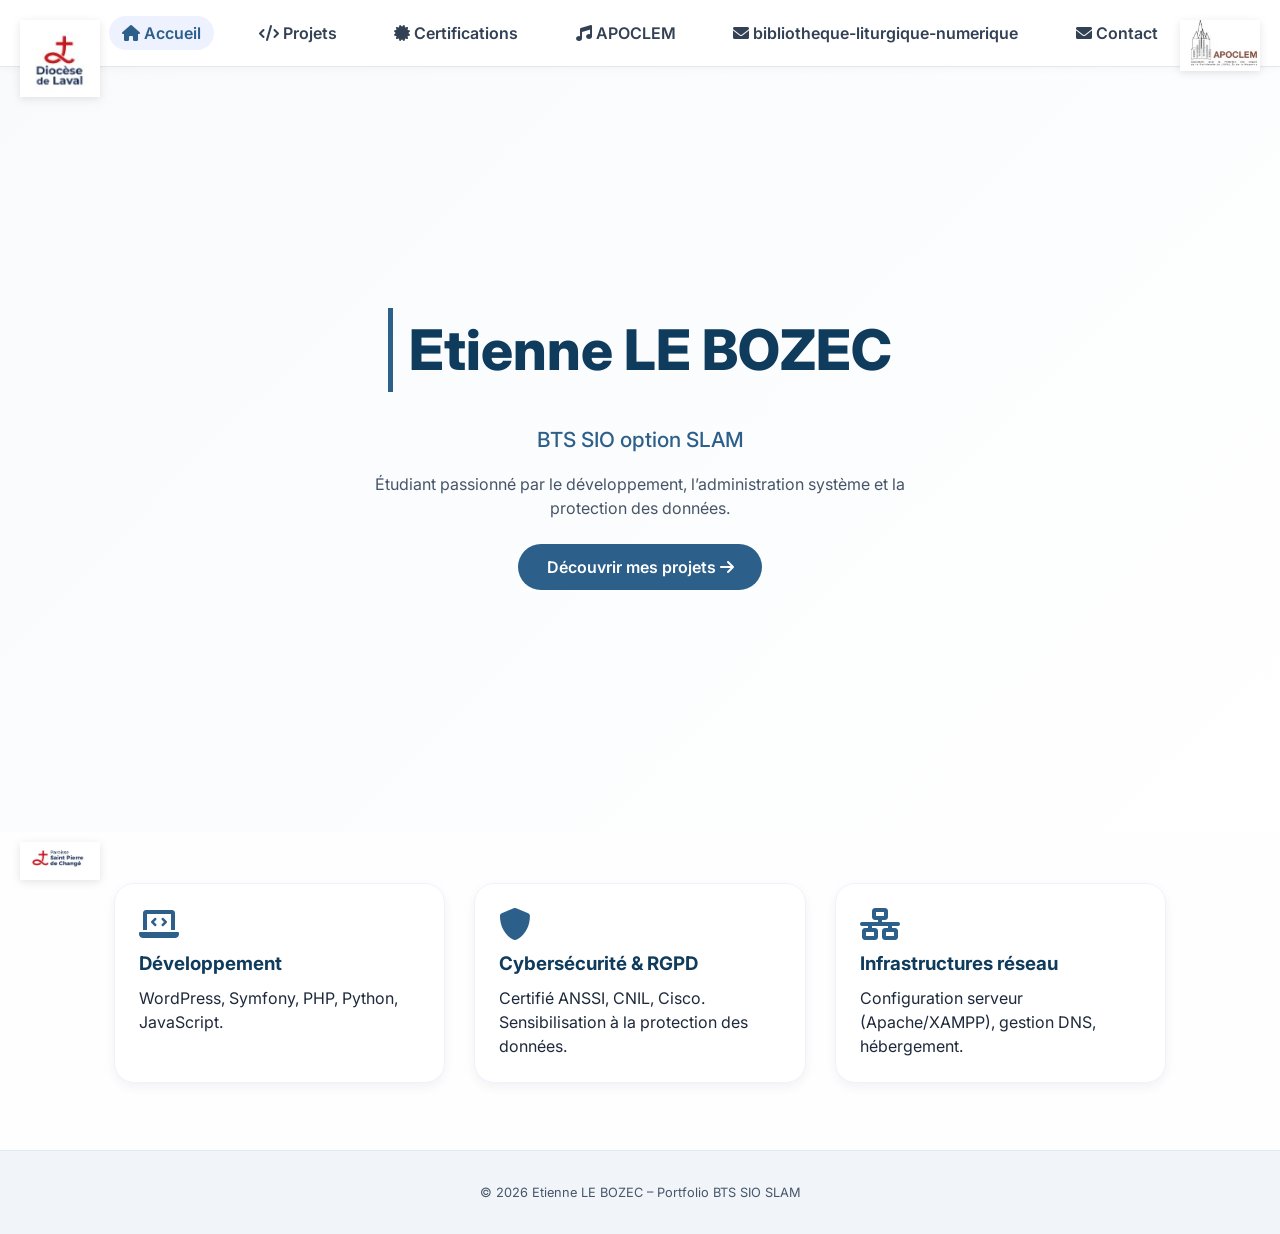
<file: index.html>
<!DOCTYPE html>
<html lang="fr">
<head>
  <meta charset="UTF-8">
  <meta name="viewport" content="width=device-width, initial-scale=1.0">
  <title>Etienne LE BOZEC | Portfolio BTS SIO</title>
  <link rel="stylesheet" href="style.css">
  <link href="https://fonts.googleapis.com/css2?family=Inter:wght@300;400;600;700;800&display=swap" rel="stylesheet">
  <link rel="stylesheet" href="https://cdnjs.cloudflare.com/ajax/libs/font-awesome/6.0.0-beta3/css/all.min.css">
  <style>
    /* Positionnement des logos */
    .logo-top-left {
      position: absolute;
      top: 20px;
      left: 20px;
      width: 80px;
      z-index: 200;
    }
    .logo-top-right {
      position: absolute;
      top: 20px;
      right: 20px;
      width: 80px;
      z-index: 200;
    }
    .logo-bottom-left {
      position: absolute;
      bottom: 20px;
      left: 20px;
      width: 80px;
      z-index: 200;
    }
    /* Ajustement pour mobile : réduire la taille et les décaler */
    @media (max-width: 700px) {
      .logo-top-left, .logo-top-right, .logo-bottom-left {
        width: 50px;
      }
      .logo-top-left { top: 10px; left: 10px; }
      .logo-top-right { top: 10px; right: 10px; }
      .logo-bottom-left { bottom: 10px; left: 10px; }
    }
  </style>
</head>
<body>

<!-- Images positionnées -->
<img src="image/diocèse_de_laval.jpg" alt="Diocèse de Laval" class="logo-top-left">
<img src="image/apoclem.jpg" alt="APOCLEM" class="logo-top-right">
<img src="image/Paroisse%20change.jpg" alt="Paroisse change" class="logo-bottom-left">

<nav>
  <a href="index.html" class="active"><i class="fas fa-home"></i> Accueil</a>
  <a href="projets.html"><i class="fas fa-code"></i> Projets</a>
  <a href="certification.html"><i class="fas fa-certificate"></i> Certifications</a>
  <a href="apoclem.html"><i class="fas fa-music"></i> APOCLEM</a>
  <a href="bibliotheque-liturgique-numerique.html"><i class="fas fa-envelope"></i> bibliotheque-liturgique-numerique</a>
  <a href="contact.html"><i class="fas fa-envelope"></i> Contact</a>
</nav>

<section class="hero">
  <h1>Etienne LE BOZEC</h1>
  <h2>BTS SIO option SLAM </h2>
  <p>Étudiant passionné par le développement, l’administration système et la protection des données.</p>
  <a href="projets.html" class="cta">Découvrir mes projets <i class="fas fa-arrow-right"></i></a>
</section>

<div class="container">
  <div class="grid">
    <div class="card">
      <i class="fas fa-laptop-code" style="font-size: 2rem; color:#2c5f8a;"></i>
      <h3>Développement</h3>
      <p>WordPress, Symfony, PHP, Python, JavaScript.</p>
    </div>
    <div class="card">
      <i class="fas fa-shield-alt" style="font-size: 2rem; color:#2c5f8a;"></i>
      <h3>Cybersécurité & RGPD</h3>
      <p>Certifié ANSSI, CNIL, Cisco. Sensibilisation à la protection des données.</p>
    </div>
    <div class="card">
      <i class="fas fa-network-wired" style="font-size: 2rem; color:#2c5f8a;"></i>
      <h3>Infrastructures réseau</h3>
      <p>Configuration serveur (Apache/XAMPP), gestion DNS, hébergement.</p>
    </div>
  </div>
</div>

<footer>
  <p>© 2026 Etienne LE BOZEC – Portfolio BTS SIO SLAM</p>
</footer>

</body>
</html>
</file>
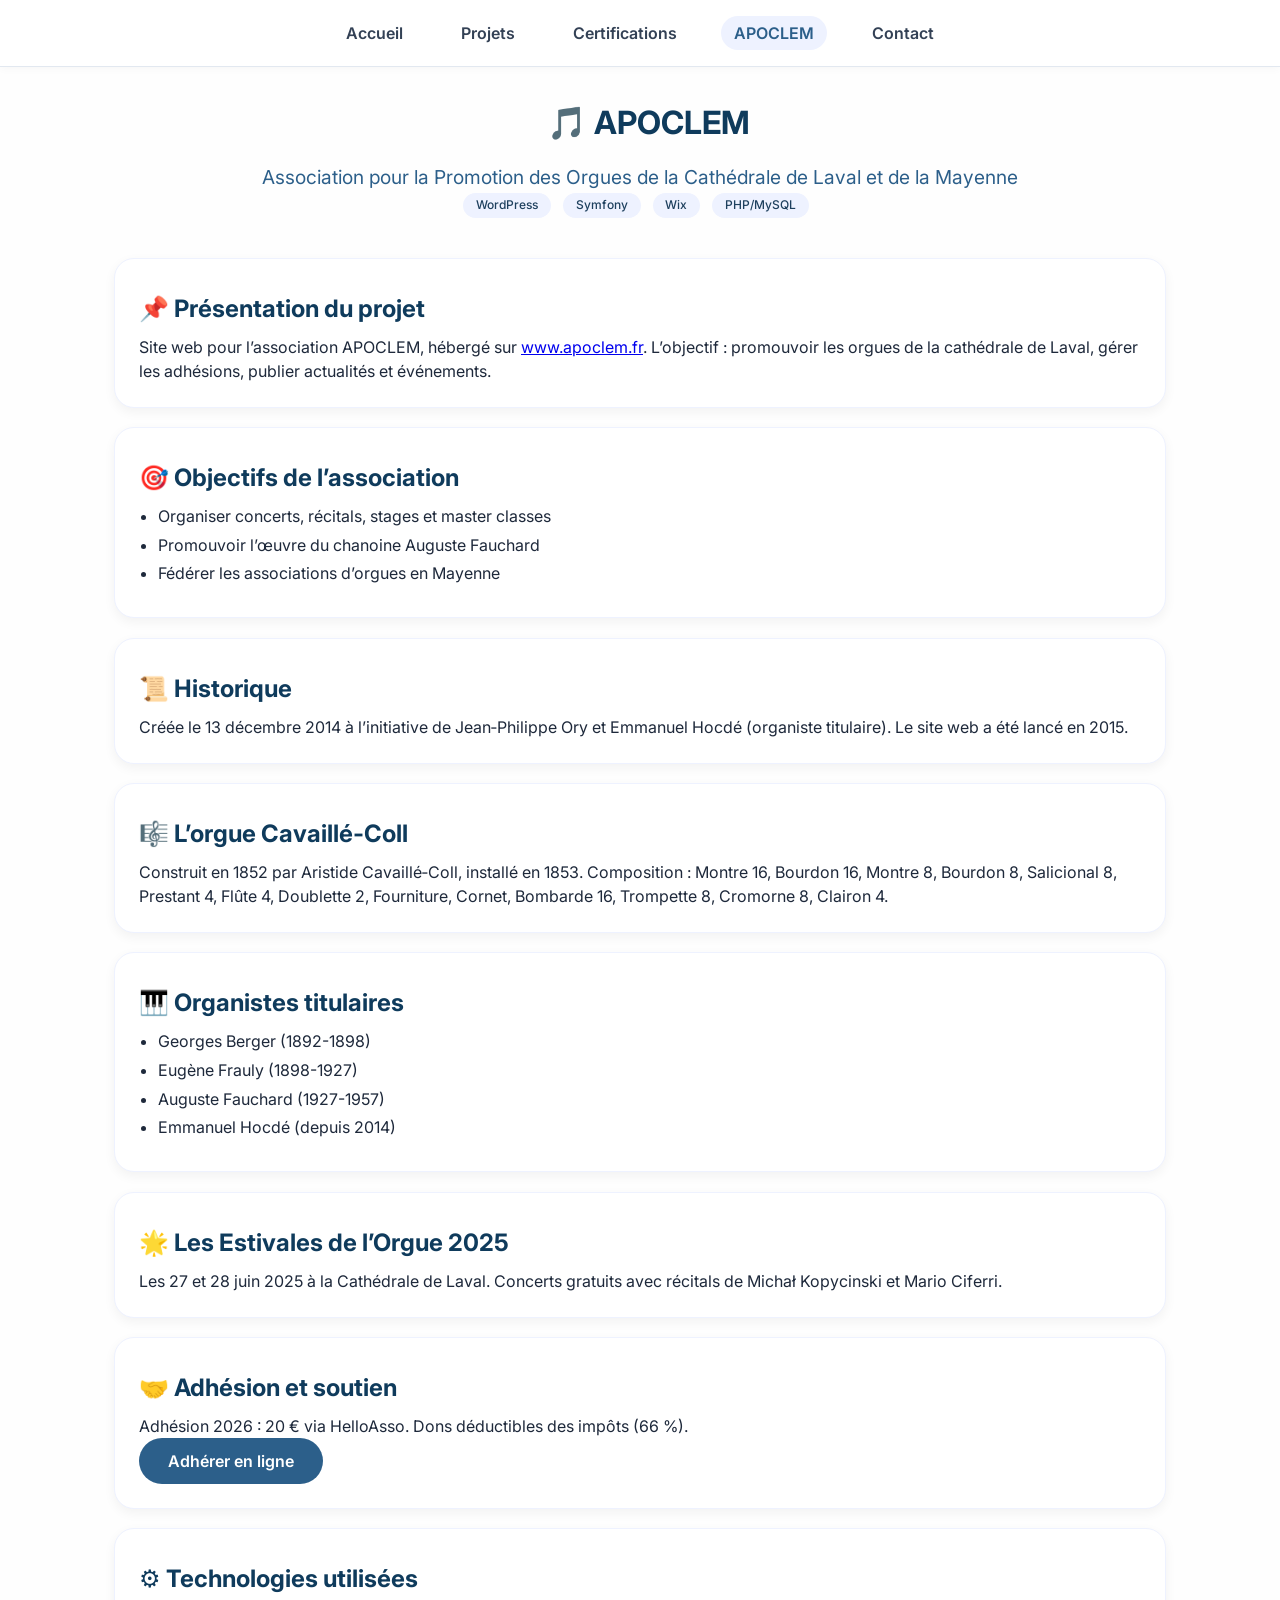
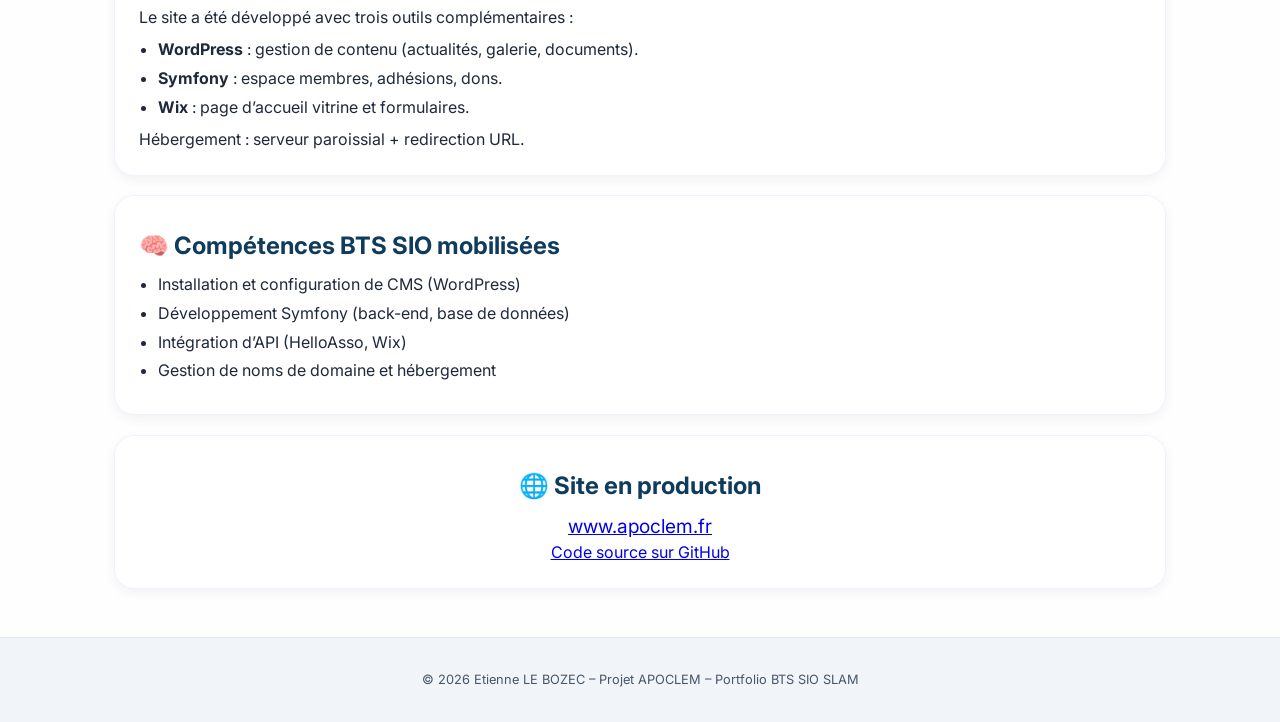
<file: apoclem.html>
<!DOCTYPE html>
<html lang="fr">
<head>
  <meta charset="UTF-8">
  <meta name="viewport" content="width=device-width, initial-scale=1.0">
  <title>APOCLEM – Projet associatif | Etienne LE BOZEC</title>
  <link rel="stylesheet" href="style.css">
  <link href="https://fonts.googleapis.com/css2?family=Inter:wght@300;400;600;700;800&display=swap" rel="stylesheet">
</head>
<body>

<nav>
  <a href="index.html">Accueil</a>
  <a href="projets.html">Projets</a>
  <a href="certification.html">Certifications</a>
  <a href="apoclem.html" class="active">APOCLEM</a>
  <a href="contact.html">Contact</a>
</nav>

<div class="container">
  <div style="text-align: center; margin-bottom: 2rem;">
    <h1 style="border-left: none;">🎵 APOCLEM</h1>
    <p style="color: #2c5f8a; font-size: 1.2rem;">Association pour la Promotion des Orgues de la Cathédrale de Laval et de la Mayenne</p>
    <div>
      <span class="tech-badge">WordPress</span>
      <span class="tech-badge">Symfony</span>
      <span class="tech-badge">Wix</span>
      <span class="tech-badge">PHP/MySQL</span>
    </div>
  </div>

  <div class="card">
    <h2>📌 Présentation du projet</h2>
    <p>Site web pour l’association APOCLEM, hébergé sur <a href="https://www.apoclem.fr" target="_blank">www.apoclem.fr</a>. L’objectif : promouvoir les orgues de la cathédrale de Laval, gérer les adhésions, publier actualités et événements.</p>
  </div>

  <div class="card">
    <h2>🎯 Objectifs de l’association</h2>
    <ul>
      <li>Organiser concerts, récitals, stages et master classes</li>
      <li>Promouvoir l’œuvre du chanoine Auguste Fauchard</li>
      <li>Fédérer les associations d’orgues en Mayenne</li>
    </ul>
  </div>

  <div class="card">
    <h2>📜 Historique</h2>
    <p>Créée le 13 décembre 2014 à l’initiative de Jean‑Philippe Ory et Emmanuel Hocdé (organiste titulaire). Le site web a été lancé en 2015.</p>
  </div>

  <div class="card">
    <h2>🎼 L’orgue Cavaillé‑Coll</h2>
    <p>Construit en 1852 par Aristide Cavaillé‑Coll, installé en 1853. Composition : Montre 16, Bourdon 16, Montre 8, Bourdon 8, Salicional 8, Prestant 4, Flûte 4, Doublette 2, Fourniture, Cornet, Bombarde 16, Trompette 8, Cromorne 8, Clairon 4.</p>
  </div>

  <div class="card">
    <h2>🎹 Organistes titulaires</h2>
    <ul>
      <li>Georges Berger (1892-1898)</li>
      <li>Eugène Frauly (1898-1927)</li>
      <li>Auguste Fauchard (1927-1957)</li>
      <li>Emmanuel Hocdé (depuis 2014)</li>
    </ul>
  </div>

  <div class="card">
    <h2>🌟 Les Estivales de l’Orgue 2025</h2>
    <p>Les 27 et 28 juin 2025 à la Cathédrale de Laval. Concerts gratuits avec récitals de Michał Kopycinski et Mario Ciferri.</p>
  </div>

  <div class="card">
    <h2>🤝 Adhésion et soutien</h2>
    <p>Adhésion 2026 : 20 € via HelloAsso. Dons déductibles des impôts (66 %).</p>
    <a href="https://www.helloasso.com/associations/apoclem/adhesions/adhesion-2026" class="btn" target="_blank">Adhérer en ligne</a>
  </div>

  <div class="card">
    <h2>⚙️ Technologies utilisées</h2>
    <p>Le site a été développé avec trois outils complémentaires :</p>
    <ul>
      <li><strong>WordPress</strong> : gestion de contenu (actualités, galerie, documents).</li>
      <li><strong>Symfony</strong> : espace membres, adhésions, dons.</li>
      <li><strong>Wix</strong> : page d’accueil vitrine et formulaires.</li>
    </ul>
    <p>Hébergement : serveur paroissial + redirection URL.</p>
  </div>

  <div class="card">
    <h2>🧠 Compétences BTS SIO mobilisées</h2>
    <ul>
      <li>Installation et configuration de CMS (WordPress)</li>
      <li>Développement Symfony (back-end, base de données)</li>
      <li>Intégration d’API (HelloAsso, Wix)</li>
      <li>Gestion de noms de domaine et hébergement</li>
    </ul>
  </div>

  <div class="card" style="text-align: center;">
    <h2>🌐 Site en production</h2>
    <p><a href="https://www.apoclem.fr" target="_blank" style="font-size: 1.2rem;">www.apoclem.fr</a></p>
    <p><a href="https://github.com/etiennelebozec/apoclem-site" target="_blank">Code source sur GitHub</a></p>
  </div>
</div>

<footer>
  <p>© 2026 Etienne LE BOZEC – Projet APOCLEM – Portfolio BTS SIO SLAM</p>
</footer>

</body>
</html>
</file>
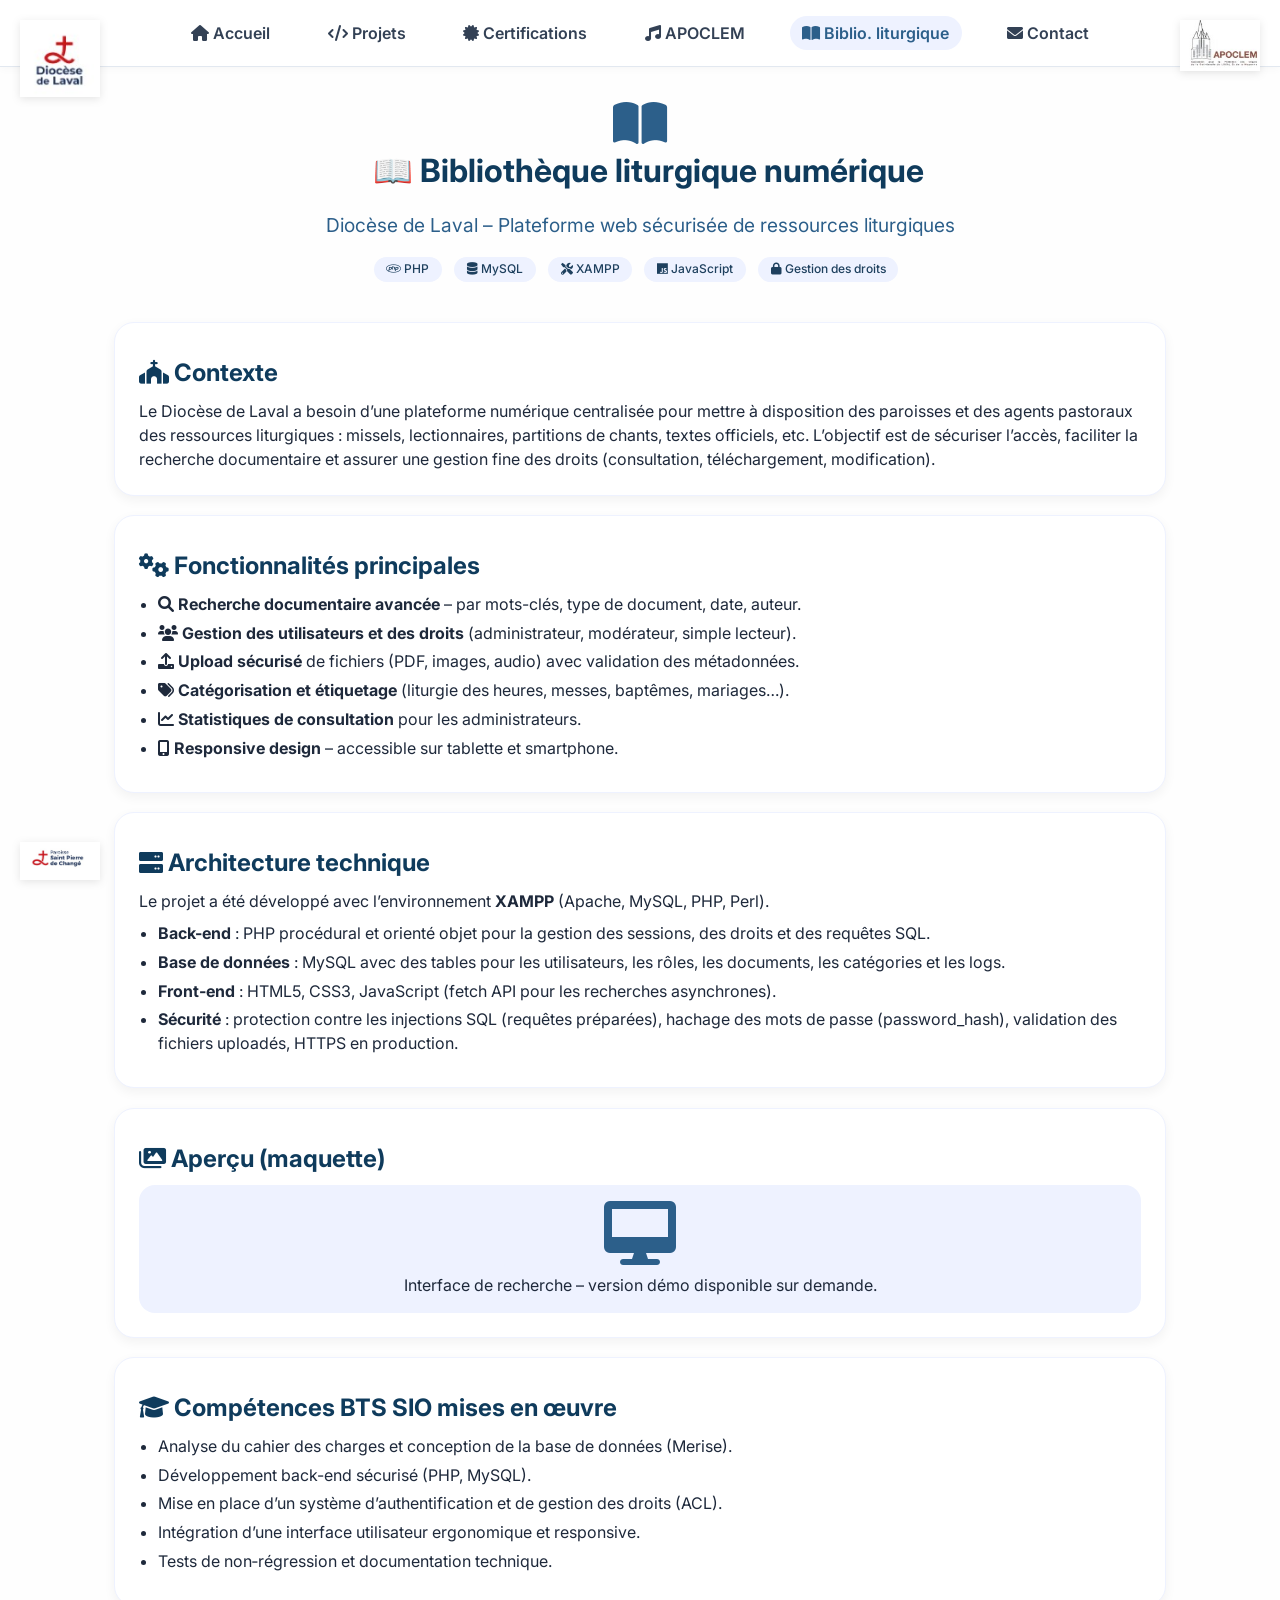
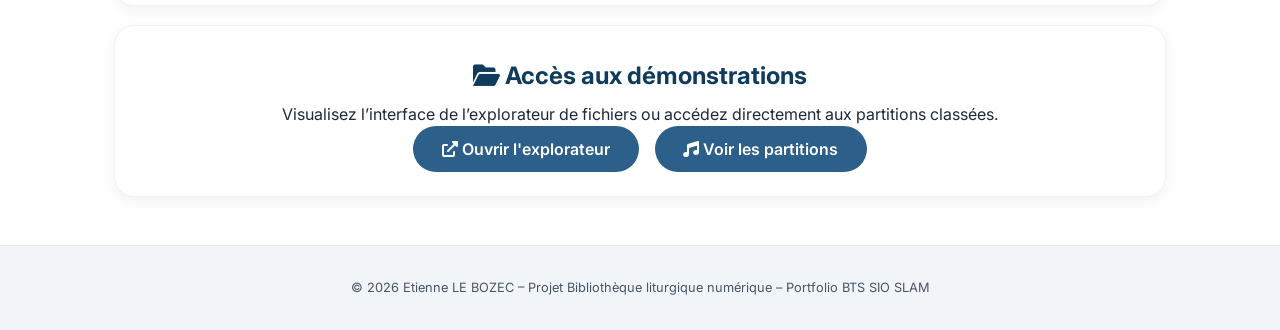
<file: bibliotheque-liturgique-numerique.html>
<!DOCTYPE html>
<html lang="fr">
<head>
  <meta charset="UTF-8">
  <meta name="viewport" content="width=device-width, initial-scale=1.0">
  <title>Bibliothèque liturgique numérique – Diocèse de Laval | Etienne LE BOZEC</title>
  <link rel="stylesheet" href="style.css">
  <link href="https://fonts.googleapis.com/css2?family=Inter:wght@300;400;600;700;800&display=swap" rel="stylesheet">
  <link rel="stylesheet" href="https://cdnjs.cloudflare.com/ajax/libs/font-awesome/6.0.0-beta3/css/all.min.css">
  <style>
    /* Positionnement des logos (identique à l'index) */
    .logo-top-left {
      position: absolute;
      top: 20px;
      left: 20px;
      width: 80px;
      z-index: 200;
    }
    .logo-top-right {
      position: absolute;
      top: 20px;
      right: 20px;
      width: 80px;
      z-index: 200;
    }
    .logo-bottom-left {
      position: absolute;
      bottom: 20px;
      left: 20px;
      width: 80px;
      z-index: 200;
    }
    @media (max-width: 700px) {
      .logo-top-left, .logo-top-right, .logo-bottom-left {
        width: 50px;
      }
      .logo-top-left { top: 10px; left: 10px; }
      .logo-top-right { top: 10px; right: 10px; }
      .logo-bottom-left { bottom: 10px; left: 10px; }
    }
  </style>
</head>
<body>

<!-- Images positionnées (les trois logos) -->
<img src="image/diocèse_de_laval.jpg" alt="Diocèse de Laval" class="logo-top-left">
<img src="image/apoclem.jpg" alt="APOCLEM" class="logo-top-right">
<img src="image/Paroisse%20change.jpg" alt="Paroisse de Changé" class="logo-bottom-left">

<nav>
  <a href="index.html"><i class="fas fa-home"></i> Accueil</a>
  <a href="projets.html"><i class="fas fa-code"></i> Projets</a>
  <a href="certification.html"><i class="fas fa-certificate"></i> Certifications</a>
  <a href="apoclem.html"><i class="fas fa-music"></i> APOCLEM</a>
  <a href="bibliotheque-liturgique-numerique.html" class="active"><i class="fas fa-book-open"></i> Biblio. liturgique</a>
  <a href="contact.html"><i class="fas fa-envelope"></i> Contact</a>
</nav>

<div class="container">
  <!-- En-tête du projet -->
  <div style="text-align: center; margin-bottom: 2rem;">
    <i class="fas fa-book-open" style="font-size: 3rem; color: #2c5f8a;"></i>
    <h1 style="border-left: none;">📖 Bibliothèque liturgique numérique</h1>
    <p style="color: #2c5f8a; font-size: 1.2rem;">Diocèse de Laval – Plateforme web sécurisée de ressources liturgiques</p>
    <div style="margin-top: 1rem;">
      <span class="tech-badge"><i class="fab fa-php"></i> PHP</span>
      <span class="tech-badge"><i class="fas fa-database"></i> MySQL</span>
      <span class="tech-badge"><i class="fas fa-tools"></i> XAMPP</span>
      <span class="tech-badge"><i class="fab fa-js"></i> JavaScript</span>
      <span class="tech-badge"><i class="fas fa-lock"></i> Gestion des droits</span>
    </div>
  </div>

  <!-- Contexte et objectifs -->
  <div class="card">
    <h2><i class="fas fa-church"></i> Contexte</h2>
    <p>Le Diocèse de Laval a besoin d’une plateforme numérique centralisée pour mettre à disposition des paroisses et des agents pastoraux des ressources liturgiques : missels, lectionnaires, partitions de chants, textes officiels, etc. L’objectif est de sécuriser l’accès, faciliter la recherche documentaire et assurer une gestion fine des droits (consultation, téléchargement, modification).</p>
  </div>

  <!-- Fonctionnalités -->
  <div class="card">
    <h2><i class="fas fa-cogs"></i> Fonctionnalités principales</h2>
    <ul>
      <li><i class="fas fa-search"></i> <strong>Recherche documentaire avancée</strong> – par mots-clés, type de document, date, auteur.</li>
      <li><i class="fas fa-users"></i> <strong>Gestion des utilisateurs et des droits</strong> (administrateur, modérateur, simple lecteur).</li>
      <li><i class="fas fa-upload"></i> <strong>Upload sécurisé</strong> de fichiers (PDF, images, audio) avec validation des métadonnées.</li>
      <li><i class="fas fa-tags"></i> <strong>Catégorisation et étiquetage</strong> (liturgie des heures, messes, baptêmes, mariages…).</li>
      <li><i class="fas fa-chart-line"></i> <strong>Statistiques de consultation</strong> pour les administrateurs.</li>
      <li><i class="fas fa-mobile-alt"></i> <strong>Responsive design</strong> – accessible sur tablette et smartphone.</li>
    </ul>
  </div>

  <!-- Architecture technique -->
  <div class="card">
    <h2><i class="fas fa-server"></i> Architecture technique</h2>
    <p>Le projet a été développé avec l’environnement <strong>XAMPP</strong> (Apache, MySQL, PHP, Perl).</p>
    <ul>
      <li><strong>Back-end</strong> : PHP procédural et orienté objet pour la gestion des sessions, des droits et des requêtes SQL.</li>
      <li><strong>Base de données</strong> : MySQL avec des tables pour les utilisateurs, les rôles, les documents, les catégories et les logs.</li>
      <li><strong>Front-end</strong> : HTML5, CSS3, JavaScript (fetch API pour les recherches asynchrones).</li>
      <li><strong>Sécurité</strong> : protection contre les injections SQL (requêtes préparées), hachage des mots de passe (password_hash), validation des fichiers uploadés, HTTPS en production.</li>
    </ul>
  </div>

  <!-- Aperçu -->
  <div class="card">
    <h2><i class="fas fa-images"></i> Aperçu (maquette)</h2>
    <div style="background: #eef2ff; border-radius: 16px; padding: 1rem; text-align: center;">
      <i class="fas fa-desktop" style="font-size: 4rem; color: #2c5f8a;"></i>
      <p style="margin-top: 0.5rem;">Interface de recherche – version démo disponible sur demande.</p>
    </div>
  </div>

  <!-- Compétences BTS SIO -->
  <div class="card">
    <h2><i class="fas fa-graduation-cap"></i> Compétences BTS SIO mises en œuvre</h2>
    <ul>
      <li>Analyse du cahier des charges et conception de la base de données (Merise).</li>
      <li>Développement back-end sécurisé (PHP, MySQL).</li>
      <li>Mise en place d’un système d’authentification et de gestion des droits (ACL).</li>
      <li>Intégration d’une interface utilisateur ergonomique et responsive.</li>
      <li>Tests de non‑régression et documentation technique.</li>
    </ul>
  </div>

  <!-- Liens vers les démonstrations : explorateur + partitions -->
  <div class="card" style="text-align: center;">
    <h2><i class="fas fa-folder-open"></i> Accès aux démonstrations</h2>
    <p>Visualisez l’interface de l’explorateur de fichiers ou accédez directement aux partitions classées.</p>
    <div style="display: flex; gap: 1rem; justify-content: center; flex-wrap: wrap;">
      <a href="partition.html" class="btn"><i class="fas fa-external-link-alt"></i> Ouvrir l'explorateur</a>
      <a href="partition.html" class="btn"><i class="fas fa-music"></i> Voir les partitions</a>
    </div>
  </div>
</div>

<footer>
  <p>© 2026 Etienne LE BOZEC – Projet Bibliothèque liturgique numérique – Portfolio BTS SIO SLAM</p>
</footer>

</body>
</html>
</file>
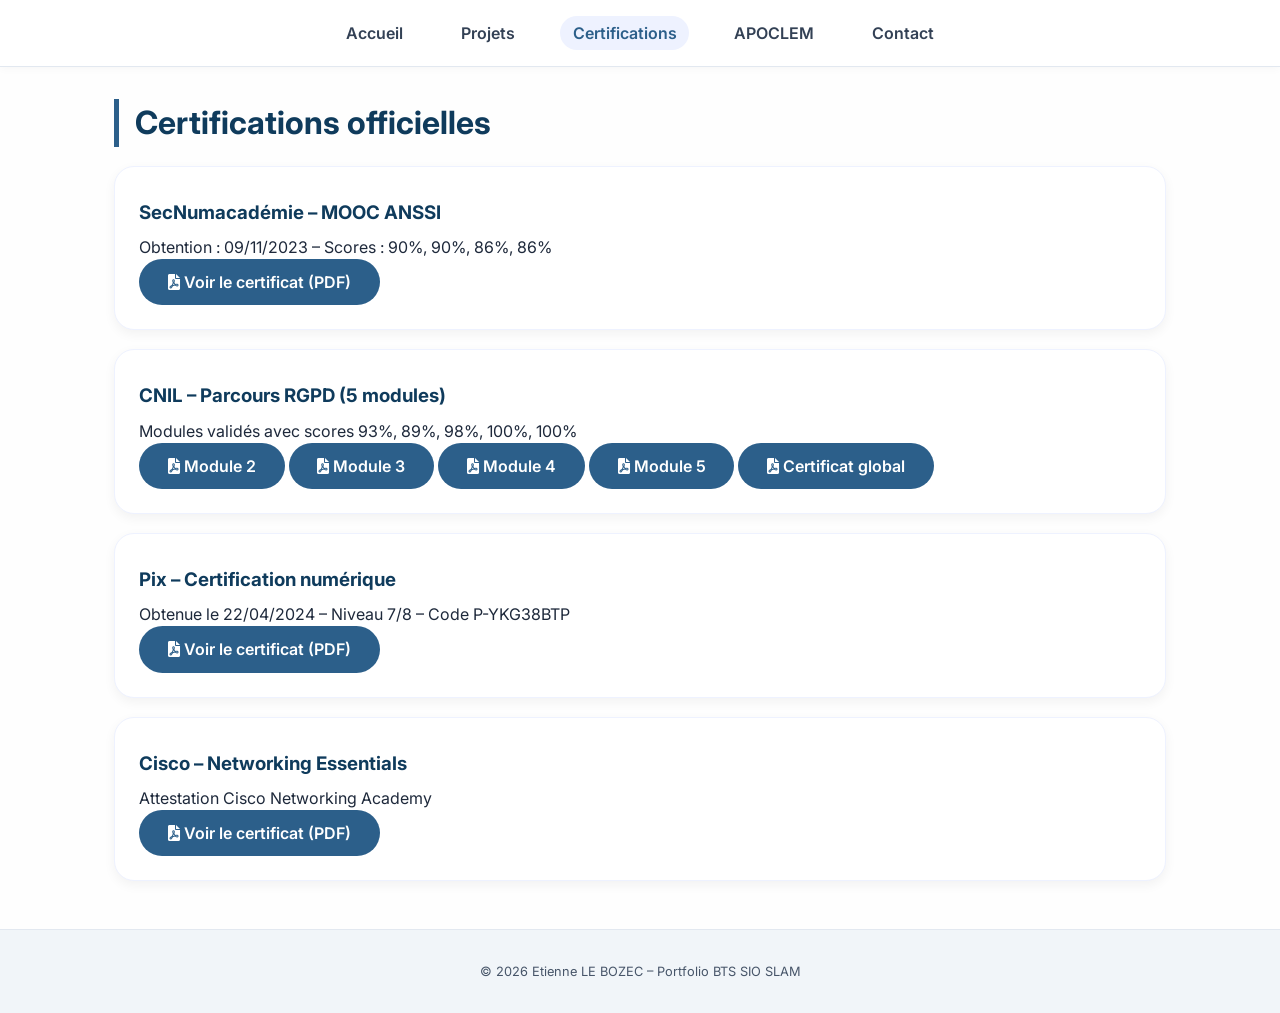
<file: certification.html>
<!DOCTYPE html>
<html lang="fr">
<head>
  <meta charset="UTF-8">
  <meta name="viewport" content="width=device-width, initial-scale=1.0">
  <title>Certifications – Etienne LE BOZEC</title>
  <link rel="stylesheet" href="style.css">
  <link href="https://fonts.googleapis.com/css2?family=Inter:wght@300;400;600;700;800&display=swap" rel="stylesheet">
  <link rel="stylesheet" href="https://cdnjs.cloudflare.com/ajax/libs/font-awesome/6.0.0-beta3/css/all.min.css">
</head>
<body>
<nav>
  <a href="index.html">Accueil</a>
  <a href="projets.html">Projets</a>
  <a href="certification.html" class="active">Certifications</a>
  <a href="apoclem.html">APOCLEM</a>
  <a href="contact.html">Contact</a>
</nav>
<div class="container">
  <h1>Certifications officielles</h1>

  <!-- MOOC ANSSI -->
  <div class="card">
    <h3>SecNumacadémie – MOOC ANSSI</h3>
    <p>Obtention : 09/11/2023 – Scores : 90%, 90%, 86%, 86%</p>
    <a href="pdf/MOOC.pdf" class="btn" target="_blank">
      <i class="fas fa-file-pdf"></i> Voir le certificat (PDF)
    </a>
  </div>

  <!-- CNIL RGPD (5 attestations) -->
  <div class="card">
    <h3>CNIL – Parcours RGPD (5 modules)</h3>
    <p>Modules validés avec scores 93%, 89%, 98%, 100%, 100%</p>
    <a href="pdf/Attestation_de_suivin%C2%B02.pdf" class="btn" target="_blank">
      <i class="fas fa-file-pdf"></i> Module 2
    </a>
    <a href="pdf/Attestation_de_suivin%C2%B03.pdf" class="btn" target="_blank">
      <i class="fas fa-file-pdf"></i> Module 3
    </a>
    <a href="pdf/Attestation_de_suivin%C2%B04.pdf" class="btn" target="_blank">
      <i class="fas fa-file-pdf"></i> Module 4
    </a>
    <a href="pdf/Attestation_de_suivin%C2%B05.pdf" class="btn" target="_blank">
      <i class="fas fa-file-pdf"></i> Module 5
    </a>
    <a href="pdf/Certificat_.pdf" class="btn" target="_blank">
      <i class="fas fa-file-pdf"></i> Certificat global
    </a>
  </div>

  <!-- Pix -->
  <div class="card">
    <h3>Pix – Certification numérique</h3>
    <p>Obtenue le 22/04/2024 – Niveau 7/8 – Code P-YKG38BTP</p>
    <a href="pdf/certification-pix-20240422.pdf" class="btn" target="_blank">
      <i class="fas fa-file-pdf"></i> Voir le certificat (PDF)
    </a>
  </div>

  <!-- Cisco -->
  <div class="card">
    <h3>Cisco – Networking Essentials</h3>
    <p>Attestation Cisco Networking Academy</p>
    <a href="pdf/Networking_Essentials_certificate_elebozec53-live-fr_62200080-8a4e-4042-9235-2a953c65892e.pdf" class="btn" target="_blank">
      <i class="fas fa-file-pdf"></i> Voir le certificat (PDF)
    </a>
  </div>
</div>
<footer>
  <p>© 2026 Etienne LE BOZEC – Portfolio BTS SIO SLAM</p>
</footer>
</body>
</html>
</file>
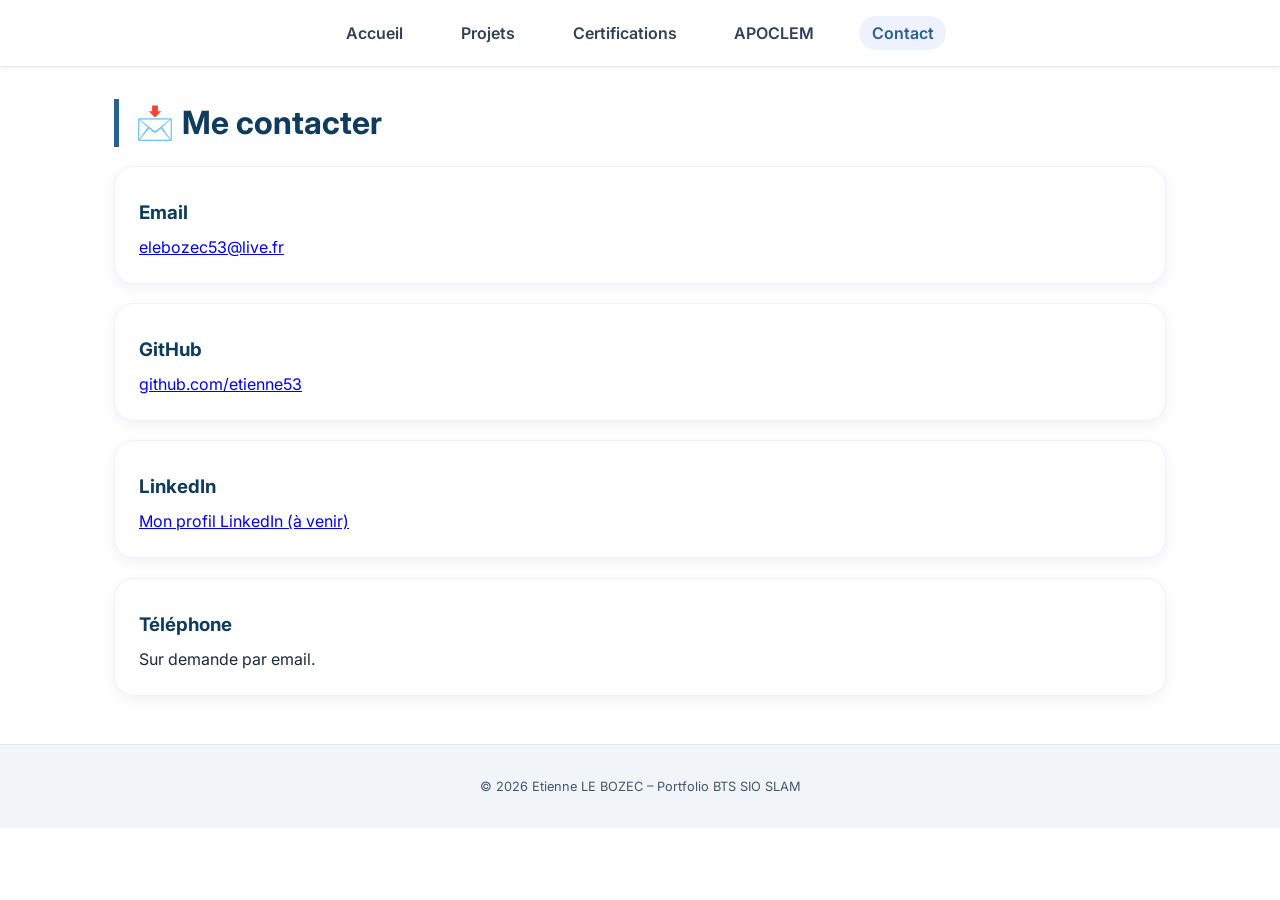
<file: contact.html>
<!DOCTYPE html>
<html lang="fr">
<head>
  <meta charset="UTF-8">
  <meta name="viewport" content="width=device-width, initial-scale=1.0">
  <title>Contact – Etienne LE BOZEC</title>
  <link rel="stylesheet" href="style.css">
  <link href="https://fonts.googleapis.com/css2?family=Inter:wght@300;400;600;700;800&display=swap" rel="stylesheet">
</head>
<body>

<nav>
  <a href="index.html">Accueil</a>
  <a href="projets.html">Projets</a>
  <a href="certification.html">Certifications</a>
  <a href="apoclem.html">APOCLEM</a>
  <a href="contact.html" class="active">Contact</a>
</nav>

<div class="container">
  <h1>📩 Me contacter</h1>

  <div class="card">
    <h3>Email</h3>
    <p><a href="mailto:elebozec53@live.fr">elebozec53@live.fr</a></p>
  </div>

  <div class="card">
    <h3>GitHub</h3>
    <p><a href="https://github.com/etienne53" target="_blank">github.com/etienne53</a></p>
  </div>

  <div class="card">
    <h3>LinkedIn</h3>
    <p><a href="#">Mon profil LinkedIn (à venir)</a></p>
  </div>

  <div class="card">
    <h3>Téléphone</h3>
    <p>Sur demande par email.</p>
  </div>
</div>

<footer>
  <p>© 2026 Etienne LE BOZEC – Portfolio BTS SIO SLAM</p>
</footer>

</body>
</html>
</file>
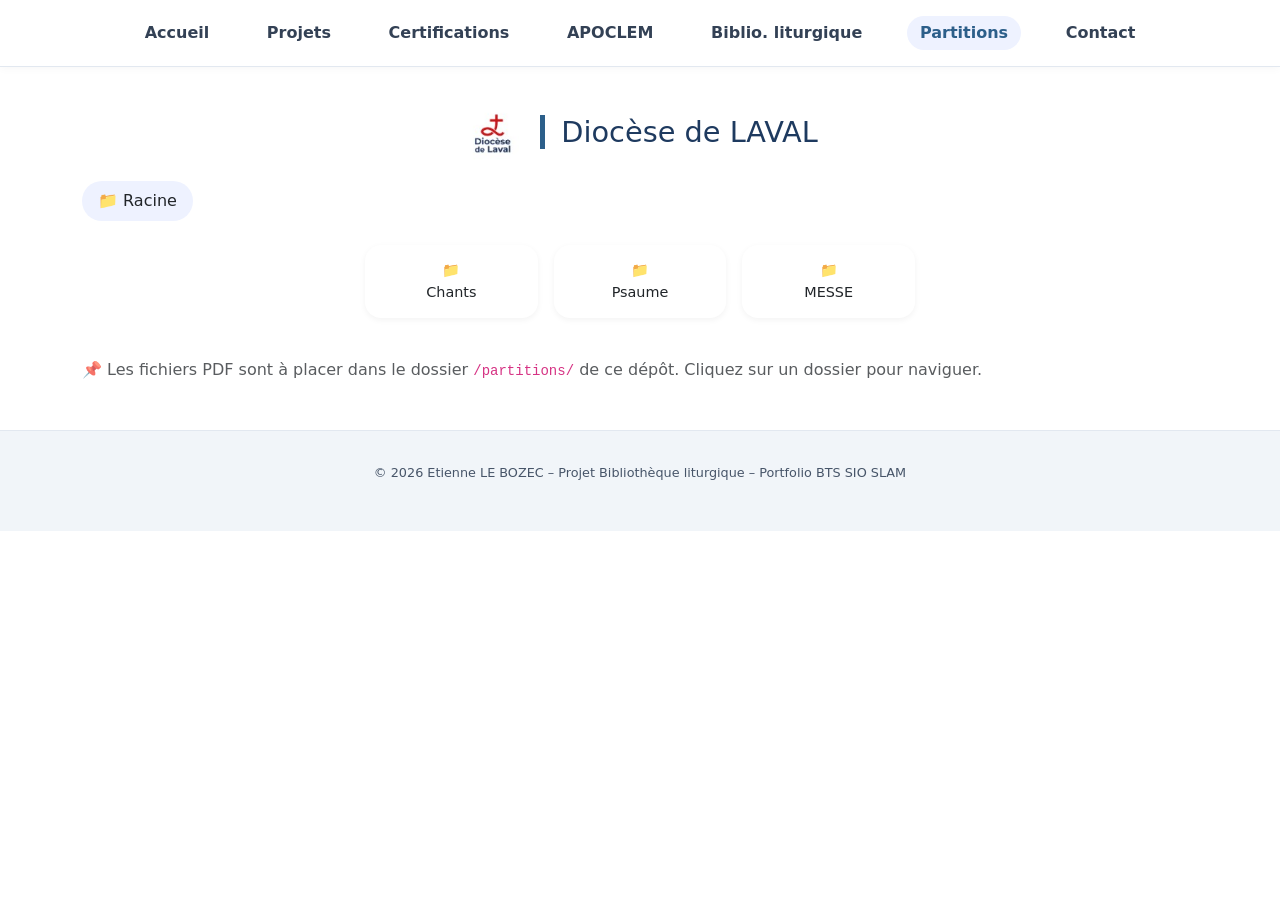
<file: partition.html>
<!DOCTYPE html>
<html lang="fr">
<head>
  <meta charset="UTF-8">
  <meta name="viewport" content="width=device-width, initial-scale=1.0">
  <title>Partitions – Bibliothèque liturgique | Etienne LE BOZEC</title>
  <link rel="stylesheet" href="style.css">
  <link href="https://cdn.jsdelivr.net/npm/bootstrap@5.3.0/dist/css/bootstrap.min.css" rel="stylesheet">
  <link href="https://fonts.googleapis.com/css2?family=Inter:wght@300;400;600;700;800&display=swap" rel="stylesheet">
  <style>
    .folder, .file {
      background: white;
      border-radius: 16px;
      padding: 15px 5px;
      transition: all 0.2s ease;
      box-shadow: 0 2px 6px rgba(0,0,0,0.05);
      text-align: center;
      font-size: 0.9rem;
      font-weight: 500;
      cursor: pointer;
    }
    .folder:hover, .file:hover {
      background: #eef2ff;
      transform: translateY(-4px);
      box-shadow: 0 8px 16px rgba(0,0,0,0.1);
    }
    h1 {
      font-size: 1.8rem;
      margin: 1rem 0;
      color: #1e3a5f;
      border-left: 5px solid #2c5f8a;
      padding-left: 1rem;
      display: inline-block;
      vertical-align: middle;
    }
    .logo-title {
      display: flex;
      align-items: center;
      justify-content: center;
      gap: 1rem;
      margin-bottom: 1rem;
    }
    .logo-title img {
      height: 60px;
      width: auto;
    }
    .breadcrumb {
      background: #eef2ff;
      padding: 0.5rem 1rem;
      border-radius: 30px;
      margin-bottom: 1.5rem;
      display: inline-block;
      cursor: pointer;
    }
    .breadcrumb span {
      cursor: pointer;
    }
    .breadcrumb span:hover {
      text-decoration: underline;
    }
    @media (max-width: 768px) {
      .col-md-2 { width: 45%; margin: 0 auto; }
      .folder, .file { font-size: 0.8rem; }
      .logo-title img { height: 40px; }
      h1 { font-size: 1.2rem; }
    }
  </style>
</head>
<body>

<nav>
  <a href="index.html">Accueil</a>
  <a href="projets.html">Projets</a>
  <a href="certification.html">Certifications</a>
  <a href="apoclem.html">APOCLEM</a>
  <a href="bibliotheque-liturgique-numerique.html">Biblio. liturgique</a>
  <a href="partition.html" class="active">Partitions</a>
  <a href="contact.html">Contact</a>
</nav>

<div class="container">
  <!-- En-tête avec logo et titre -->
  <div class="logo-title">
    <img src="image/diocèse_de_laval.jpg" alt="Diocèse de Laval">
    <h1>Diocèse de LAVAL</h1>
  </div>
  <div id="breadcrumb" class="breadcrumb">📁 Racine</div>
  <div id="content" class="row g-3 justify-content-center"></div>
  <p class="text-muted mt-4">📌 Les fichiers PDF sont à placer dans le dossier <code>/partitions/</code> de ce dépôt. Cliquez sur un dossier pour naviguer.</p>
</div>

<footer>
  <p>© 2026 Etienne LE BOZEC – Projet Bibliothèque liturgique – Portfolio BTS SIO SLAM</p>
</footer>

<script>
  const tree = {
    name: "racine",
    type: "folder",
    children: [
      {
        name: "Chants",
        type: "folder",
        children: [
          {
            name: "A",
            type: "folder",
            children: [
              { name: "A7- gloire-au-christ-parole-éternelle.pdf", type: "file" },
              { name: "A13-15- sur la terre et dans les cieux .pdf", type: "file" },
              { name: "A14-28- Messe-de-Saint-Boniface.pdf", type: "file" },
              { name: "A14-56- dieu-nous-a-tous-appeles.pdf", type: "file" }
            ]
          },
          {
            name: "AL",
            type: "folder",
            children: [
              { name: "Agnus Mozart AL 145.pdf", type: "file" },
              { name: "AL 10-01 - Messe SOLEIL DES NATIONS de Marcel Dazin.pdf", type: "file" },
              { name: "AL 68-16- Messe de l'Emmanuel.pdf", type: "file" }
            ]
          },
          {
            name: "B",
            type: "folder",
            children: [
              { name: "À Toi la Majesté B82-49 .pdf", type: "file" }
            ]
          },
          {
            name: "C",
            type: "folder",
            children: [
              { name: "C 242-1 - GLOIRE A DIEU DANS LE CIEL (chant de louange) - D.Rimaud-J.Berthier (VD2).pdf", type: "file" }
            ]
          },
          {
            name: "D",
            type: "folder",
            children: [
              { name: "AIMEZ-VOUS-D-307.pdf", type: "file" },
              { name: "D 44-80 - VOICI LE CORPS ET LE SANG DU SEIGNEUR - Marc Dannaud (VD2).pdf", type: "file" }
            ]
          },
          { name: "E", type: "folder", children: [] },
          {
            name: "EDIT",
            type: "folder",
            children: [
              { name: "Notre Dieu s’est fait homme- EDIT15-56.pdf", type: "file" }
            ]
          },
          { name: "F", type: "folder", children: [] },
          { name: "G", type: "folder", children: [] },
          { name: "H", type: "folder", children: [] },
          {
            name: "I",
            type: "folder",
            children: [
              { name: "baptise_dans_la_lumiere_de_Jesus-I297.pdf", type: "file" },
              { name: "exultet I 111-1.pdf", type: "file" },
              { name: "I 52-51 criez de joie.pdf", type: "file" },
              { name: "i-235-feu-nouveau.pdf", type: "file" },
              { name: "Souvienstoi_de_Jesus_ChristI45.pdf", type: "file" }
            ]
          },
          { name: "J", type: "folder", children: [] },
          { name: "K", type: "folder", children: [] },
          { name: "M", type: "folder", children: [] },
          { name: "N", type: "folder", children: [] },
          { name: "O", type: "folder", children: [] },
          { name: "P", type: "folder", children: [] },
          { name: "R", type: "folder", children: [] },
          {
            name: "S",
            type: "folder",
            children: [
              { name: "S", type: "folder", children: [] },
              {
                name: "SM",
                type: "folder",
                children: [
                  { name: "Christ-aujourd-hui-nous-appelle-accords-guitare-modifies.pdf", type: "file" }
                ]
              }
            ]
          },
          {
            name: "T",
            type: "folder",
            children: [
              { name: "Peuple_de_lumiere (2).pdf", type: "file" }
            ]
          },
          { name: "U", type: "folder", children: [] },
          { name: "V", type: "folder", children: [] },
          {
            name: "W",
            type: "folder",
            children: [
              { name: "W 12 bis-litanie des saints.pdf", type: "file" }
            ]
          },
          { name: "X", type: "folder", children: [] },
          { name: "XL", type: "folder", children: [] },
          {
            name: "Y",
            type: "folder",
            children: [
              { name: "acclamez_le_seigneur-avec compression-Y 69-72.pdf", type: "file" }
            ]
          }
        ]
      },
      {
        name: "Psaume",
        type: "folder",
        children: [
          {
            name: "PU",
            type: "folder",
            children: [
              { name: "Par Jésus Christ ton serviteur.pdf", type: "file" }
            ]
          },
          {
            name: "Z",
            type: "folder",
            children: [
              { name: "Psaume 95 - Aujourd'hui, un sauveur nous est ne (Noel, messe de la nuit - ABC).pdf", type: "file" },
              { name: "Psaume.jpeg", type: "file" },
              { name: "psaume129.jpg", type: "file" },
              { name: "Z 558 - Ps. 117 - ALLELUIA, PSAUME 117 - Elisabeth Baranger (VD2).pdf", type: "file" }
            ]
          },
          { name: "ZL", type: "folder", children: [] }
        ]
      },
      {
        name: "MESSE",
        type: "folder",
        children: [
          { name: "Messe de la Trinité .pdf", type: "file" },
          { name: "Messe de Rangueil.pdf", type: "file" },
          { name: "messe_signe_damour.pdf", type: "file" },
          { name: "Messe-de-St-Lorenzo.pdf", type: "file" },
          { name: "Messe-de-Saint-Boniface.pdf", type: "file" }   // <-- NOUVEAU
        ]
      }
    ]
  };

  const BASE_PDF_URL = "/partitions/";
  let currentPath = [tree];

  function displayCurrentFolder() {
    const currentNode = currentPath[currentPath.length - 1];
    const container = document.getElementById("content");
    container.innerHTML = "";

    const breadcrumbDiv = document.getElementById("breadcrumb");
    let breadcrumbHtml = "📁 ";
    for (let i = 0; i < currentPath.length; i++) {
      const node = currentPath[i];
      if (i === 0) {
        breadcrumbHtml += `<span onclick="navigateToIndex(${i})">Racine</span>`;
      } else {
        breadcrumbHtml += ` / <span onclick="navigateToIndex(${i})">${escapeHtml(node.name)}</span>`;
      }
    }
    breadcrumbDiv.innerHTML = breadcrumbHtml;

    if (currentPath.length > 1) {
      const backDiv = document.createElement("div");
      backDiv.className = "col-12 mb-3";
      backDiv.innerHTML = `<div class="folder" onclick="goBack()">📁 .. (dossier parent)</div>`;
      container.appendChild(backDiv);
    }

    if (currentNode.children && currentNode.children.length > 0) {
      currentNode.children.forEach(child => {
        const col = document.createElement("div");
        col.className = "col-md-2 col-6 text-center mb-3";
        if (child.type === "folder") {
          col.innerHTML = `<div class="folder" onclick="navigateToFolder('${escapeJs(child.name)}')">📁<br>${escapeHtml(child.name)}</div>`;
        } else {
          col.innerHTML = `<div class="file" onclick="openPDF('${escapeJs(child.name)}')">📄<br>${escapeHtml(child.name)}</div>`;
        }
        container.appendChild(col);
      });
    } else {
      container.innerHTML += '<div class="col-12">Dossier vide.</div>';
    }
  }

  function navigateToFolder(folderName) {
    const currentNode = currentPath[currentPath.length - 1];
    const found = currentNode.children.find(child => child.type === "folder" && child.name === folderName);
    if (found) {
      currentPath.push(found);
      displayCurrentFolder();
    } else {
      alert(`Dossier "${folderName}" introuvable.`);
    }
  }

  function navigateToIndex(index) {
    currentPath = currentPath.slice(0, index + 1);
    displayCurrentFolder();
  }

  function goBack() {
    if (currentPath.length > 1) {
      currentPath.pop();
      displayCurrentFolder();
    }
  }

  function openPDF(filename) {
    let fullPath = BASE_PDF_URL;
    for (let i = 1; i < currentPath.length; i++) {
      fullPath += currentPath[i].name + "/";
    }
    fullPath += filename;
    window.open(fullPath, '_blank');
  }

  function escapeHtml(str) {
    return str.replace(/[&<>]/g, function(m) {
      if (m === '&') return '&amp;';
      if (m === '<') return '&lt;';
      if (m === '>') return '&gt;';
      return m;
    });
  }
  function escapeJs(str) {
    return str.replace(/'/g, "\\'");
  }

  displayCurrentFolder();
</script>
</body>
</html>
</file>
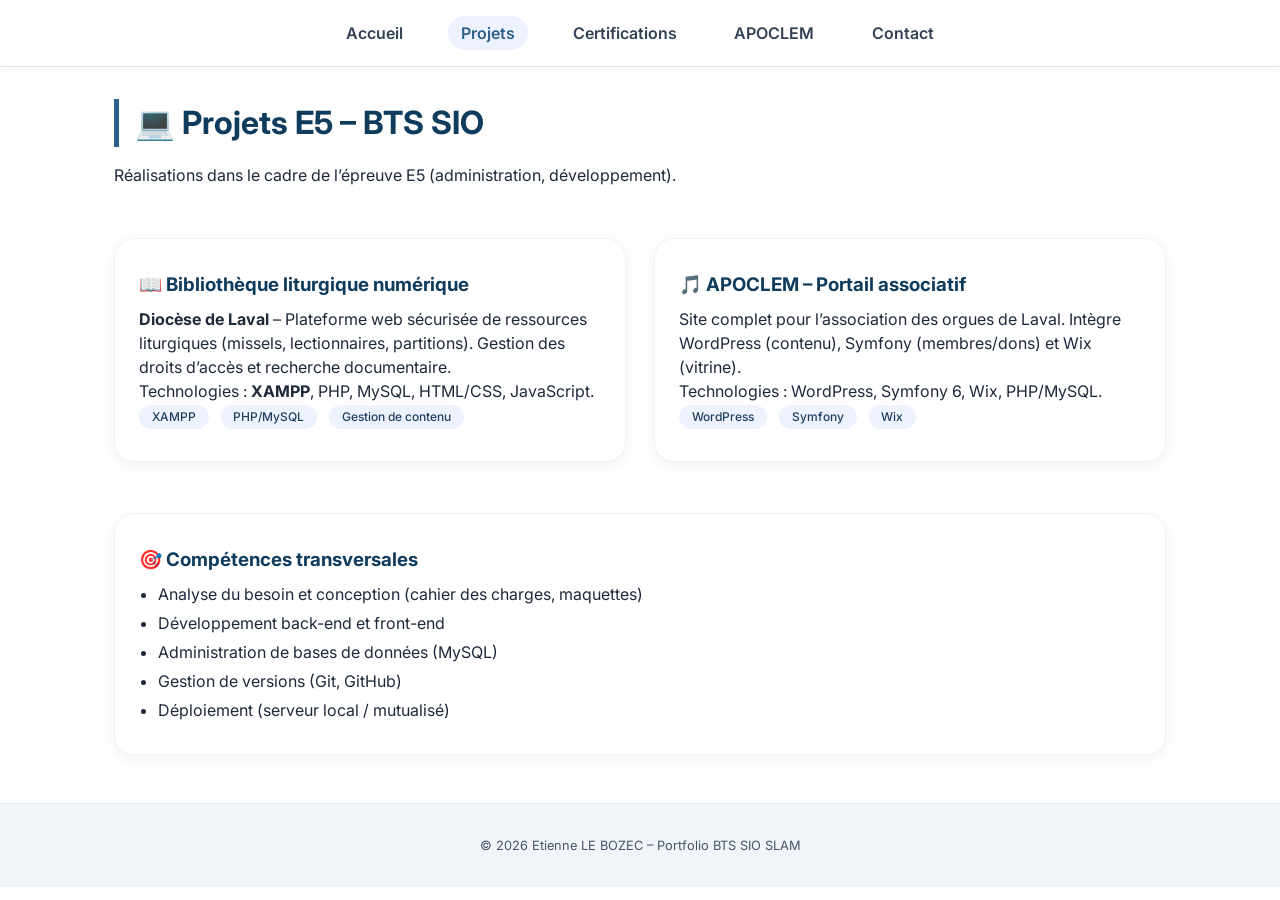
<file: projets.html>
<!DOCTYPE html>
<html lang="fr">
<head>
  <meta charset="UTF-8">
  <meta name="viewport" content="width=device-width, initial-scale=1.0">
  <title>Projets – Etienne LE BOZEC</title>
  <link rel="stylesheet" href="style.css">
  <link href="https://fonts.googleapis.com/css2?family=Inter:wght@300;400;600;700;800&display=swap" rel="stylesheet">
</head>
<body>

<nav>
  <a href="index.html">Accueil</a>
  <a href="projets.html" class="active">Projets</a>
  <a href="certification.html">Certifications</a>
  <a href="apoclem.html">APOCLEM</a>
  <a href="contact.html">Contact</a>
</nav>

<div class="container">
  <h1>💻 Projets E5 – BTS SIO</h1>
  <p style="margin-bottom: 2rem;">Réalisations dans le cadre de l’épreuve E5 (administration, développement).</p>

  <div class="grid">
    <!-- Bibliothèque liturgique numérique (avec XAMPP) -->
    <div class="card">
      <h3>📖 Bibliothèque liturgique numérique</h3>
      <p><strong>Diocèse de Laval</strong> – Plateforme web sécurisée de ressources liturgiques (missels, lectionnaires, partitions). Gestion des droits d’accès et recherche documentaire.</p>
      <p>Technologies : <strong>XAMPP</strong>, PHP, MySQL, HTML/CSS, JavaScript.</p>
      <span class="tech-badge">XAMPP</span>
      <span class="tech-badge">PHP/MySQL</span>
      <span class="tech-badge">Gestion de contenu</span>
    </div>

    <!-- APOCLEM multi-plateformes -->
    <div class="card">
      <h3>🎵 APOCLEM – Portail associatif</h3>
      <p>Site complet pour l’association des orgues de Laval. Intègre WordPress (contenu), Symfony (membres/dons) et Wix (vitrine).</p>
      <p>Technologies : WordPress, Symfony 6, Wix, PHP/MySQL.</p>
      <span class="tech-badge">WordPress</span>
      <span class="tech-badge">Symfony</span>
      <span class="tech-badge">Wix</span>
    </div>
  </div>

  <!-- Compétences transversales -->
  <div class="card">
    <h3>🎯 Compétences transversales</h3>
    <ul>
      <li>Analyse du besoin et conception (cahier des charges, maquettes)</li>
      <li>Développement back-end et front-end</li>
      <li>Administration de bases de données (MySQL)</li>
      <li>Gestion de versions (Git, GitHub)</li>
      <li>Déploiement (serveur local / mutualisé)</li>
    </ul>
  </div>
</div>

<footer>
  <p>© 2026 Etienne LE BOZEC – Portfolio BTS SIO SLAM</p>
</footer>

</body>
</html>
</file>
<file: style.css>
/* Animations globales */
.logo-top-left, .logo-top-right, .logo-bottom-left, .card, .btn, nav a {
  transition: all 0.3s cubic-bezier(0.2, 0.9, 0.4, 1.1);
}

/* Logos */
.logo-top-left, .logo-top-right, .logo-bottom-left {
  transition: transform 0.3s ease, filter 0.3s ease;
  filter: drop-shadow(0 2px 4px rgba(0,0,0,0.1));
}

.logo-top-left:hover, .logo-top-right:hover, .logo-bottom-left:hover {
  transform: scale(1.08) rotate(1deg);
  filter: drop-shadow(0 6px 12px rgba(0,0,0,0.2));
}

/* Cartes */
.card {
  transition: transform 0.25s ease, box-shadow 0.3s ease;
}

.card:hover {
  transform: translateY(-6px);
  box-shadow: 0 20px 30px -12px rgba(0,0,0,0.15);
}

/* Boutons */
.btn {
  transition: background 0.2s, transform 0.1s;
}

.btn:active {
  transform: scale(0.97);
}

/* ===== STYLE GLOBAL – INSPIRÉ DE WWW.APOCLEM.FR ===== */
* {
  margin: 0;
  padding: 0;
  box-sizing: border-box;
}

body {
  font-family: 'Inter', 'Segoe UI', system-ui, sans-serif;
  background: #fefefe;
  color: #1e293b;
  line-height: 1.5;
  scroll-behavior: smooth;
}

/* Navigation */
nav {
  position: sticky;
  top: 0;
  display: flex;
  justify-content: center;
  gap: 2rem;
  padding: 1rem;
  background: white;
  border-bottom: 1px solid #e2e8f0;
  box-shadow: 0 2px 8px rgba(0,0,0,0.03);
  z-index: 100;
  flex-wrap: wrap;
}

nav a {
  color: #334155;
  text-decoration: none;
  font-weight: 600;
  transition: 0.2s;
  padding: 0.3rem 0.8rem;
  border-radius: 30px;
}

nav a:hover, nav a.active {
  color: #2c5f8a;
  background: #eef2ff;
}

/* Hero section (accueil) */
.hero {
  min-height: 85vh;
  display: flex;
  flex-direction: column;
  justify-content: center;
  align-items: center;
  text-align: center;
  background: linear-gradient(135deg, #f8fafc 0%, #ffffff 100%);
  padding: 2rem;
}

.hero h1 {
  font-size: 3.5rem;
  font-weight: 800;
  color: #0f3b5c;
}

.hero h2 {
  font-size: 1.3rem;
  font-weight: 500;
  color: #2c5f8a;
  margin: 1rem 0;
}

.hero p {
  max-width: 600px;
  color: #475569;
  margin-bottom: 1.5rem;
}

/* Boutons */
.cta, .btn {
  display: inline-block;
  padding: 0.7rem 1.8rem;
  background: #2c5f8a;
  color: white;
  font-weight: 600;
  border-radius: 40px;
  text-decoration: none;
  transition: 0.2s;
  border: none;
  cursor: pointer;
}

.cta:hover, .btn:hover {
  background: #1e405e;
  transform: translateY(-2px);
}

/* Conteneur principal */
.container {
  max-width: 1100px;
  margin: 2rem auto;
  padding: 0 1.5rem;
}

/* Titres */
h1 {
  font-size: 2rem;
  color: #0f3b5c;
  margin-bottom: 1rem;
  border-left: 5px solid #2c5f8a;
  padding-left: 1rem;
}

h2, h3 {
  color: #0f3b5c;
  margin-top: 0.5rem;
  margin-bottom: 0.5rem;
}

/* Cartes */
.card {
  background: white;
  border-radius: 20px;
  padding: 1.5rem;
  margin: 1.2rem 0;
  box-shadow: 0 4px 12px rgba(0, 0, 0, 0.05);
  border: 1px solid #eef2ff;
}

.card:hover {
  box-shadow: 0 8px 20px rgba(0, 0, 0, 0.08);
  transform: translateY(-3px);
}

/* Grille responsive */
.grid {
  display: grid;
  grid-template-columns: repeat(auto-fit, minmax(280px, 1fr));
  gap: 1.8rem;
  margin: 2rem 0;
}

/* Badges technologiques */
.tech-badge {
  display: inline-block;
  background: #eef2ff;
  padding: 0.2rem 0.8rem;
  border-radius: 30px;
  font-size: 0.75rem;
  font-weight: 500;
  margin-right: 0.5rem;
  margin-bottom: 0.5rem;
  color: #1e405e;
}

/* Listes */
ul {
  margin-left: 1.2rem;
  margin-top: 0.5rem;
  margin-bottom: 0.5rem;
}

li {
  margin-bottom: 0.3rem;
}

/* Footer */
footer {
  text-align: center;
  padding: 2rem;
  background: #f1f5f9;
  border-top: 1px solid #e2e8f0;
  font-size: 0.8rem;
  color: #475569;
  margin-top: 3rem;
}

footer a {
  color: #2c5f8a;
  text-decoration: none;
}

/* Positionnement des logos (modifié) */
.logo-top-left {
  position: absolute;
  top: 5px;
  left: 20px;
  width: 80px;
  z-index: 200;
}

.logo-top-right {
  position: absolute;
  top: 5px;
  right: 20px;
  width: 80px;
  z-index: 200;
}

.logo-bottom-left {
  position: absolute;
  bottom: 40px;
  left: 20px;
  width: 80px;
  z-index: 200;
}

/* Responsive */
@media (max-width: 700px) {
  nav {
    gap: 1rem;
  }
  .hero h1 {
    font-size: 2rem;
  }
  .hero h2 {
    font-size: 1rem;
  }
  .container {
    padding: 0 1rem;
  }
  .grid {
    gap: 1rem;
  }
  .logo-top-left, .logo-top-right, .logo-bottom-left {
    width: 50px;
  }
  .logo-top-left { top: 5px; left: 10px; }
  .logo-top-right { top: 5px; right: 10px; }
  .logo-bottom-left { bottom: 40px; left: 10px; }
}
</file>
